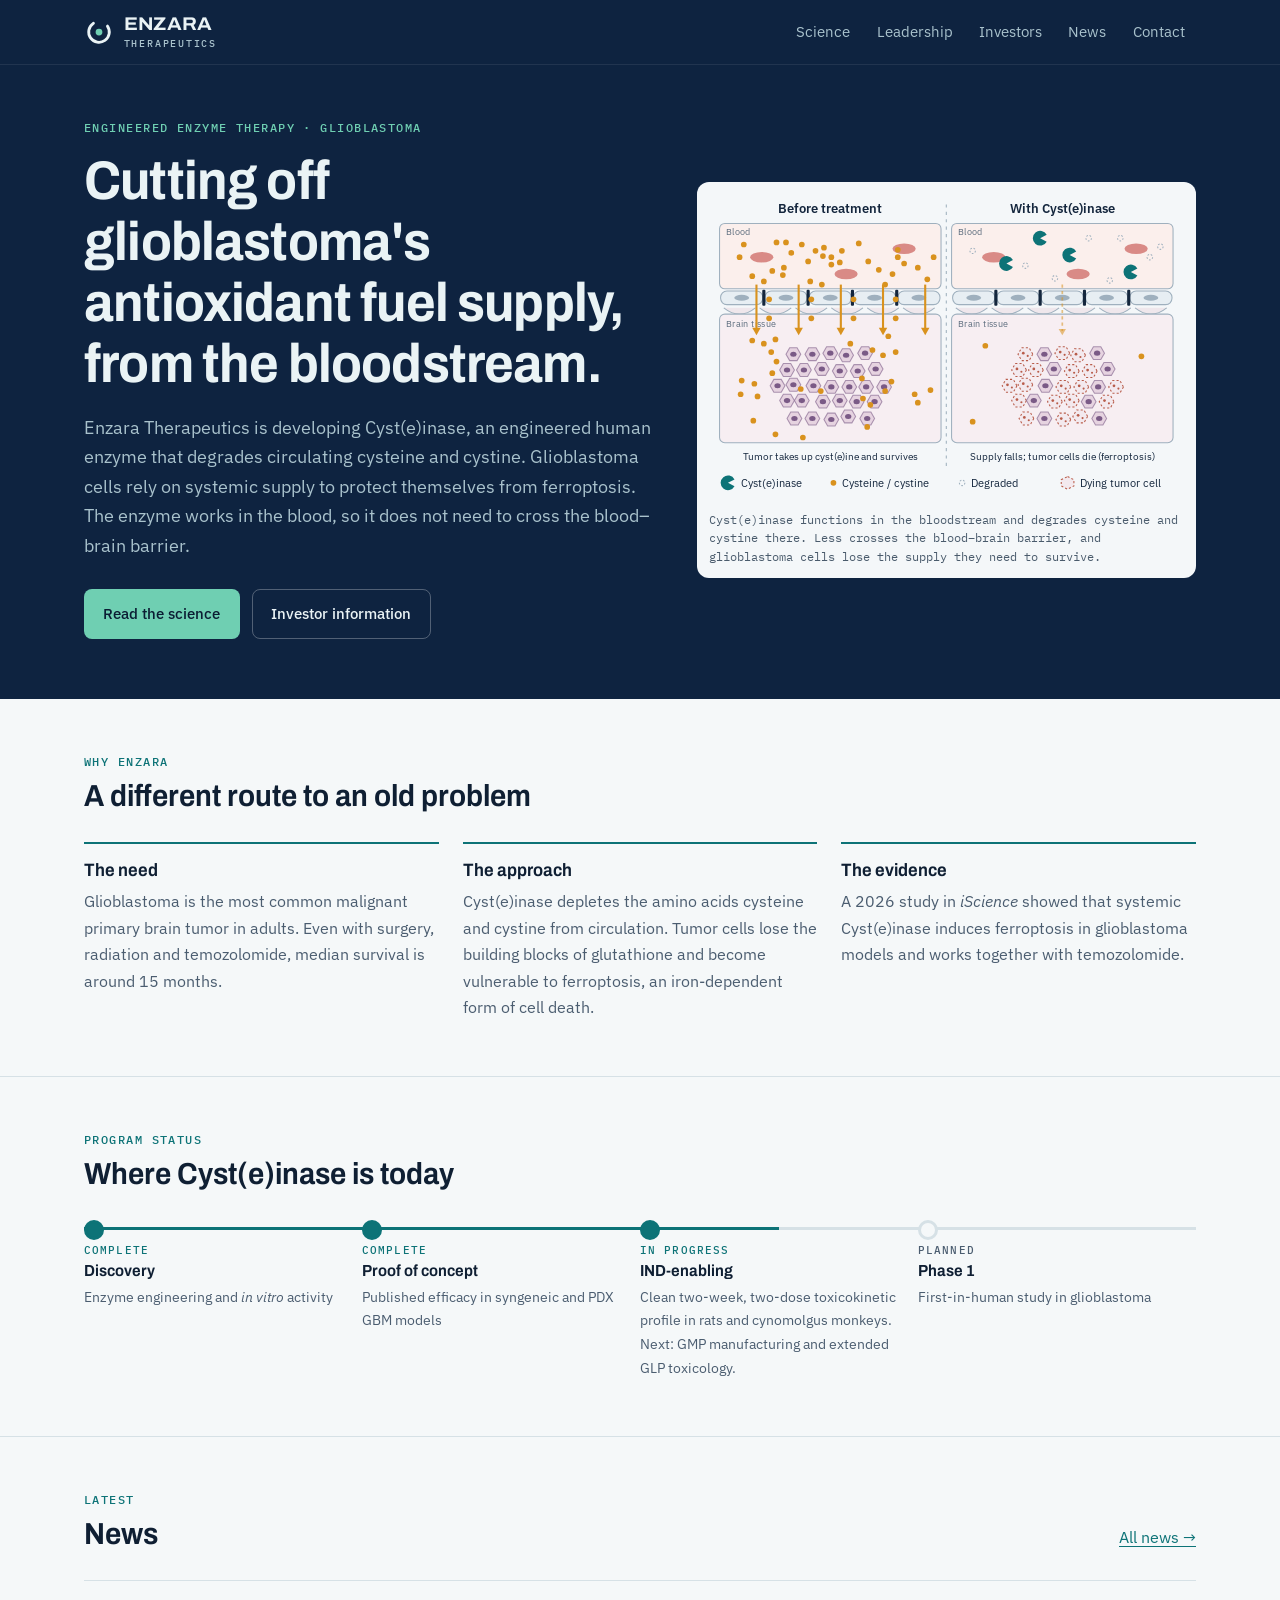
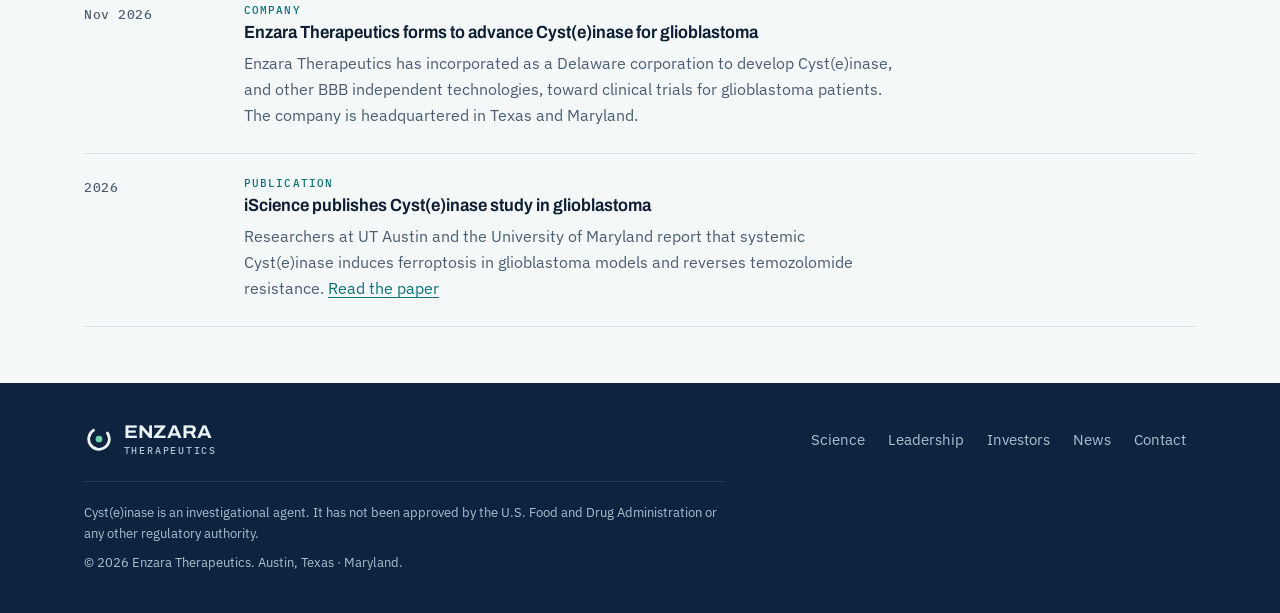
<file: index.html>
<!doctype html>
<html lang="en"><head><meta charset="utf-8"><meta name="viewport" content="width=device-width,initial-scale=1,viewport-fit=cover">
<title>Enzara Therapeutics</title><meta name="description" content="Enzara Therapeutics is developing Cyst(e)inase, an engineered human enzyme therapy for glioblastoma.">
<meta property="og:title" content="Enzara Therapeutics"><meta property="og:description" content="Enzara Therapeutics is developing Cyst(e)inase, an engineered human enzyme therapy for glioblastoma."><meta property="og:type" content="website">
<link rel="icon" href="assets/favicon.svg" type="image/svg+xml"><link rel="preconnect" href="https://fonts.googleapis.com"><link rel="preconnect" href="https://fonts.gstatic.com" crossorigin><link rel="stylesheet" href="https://fonts.googleapis.com/css2?family=Archivo:wdth,wght@62..125,500..800&family=IBM+Plex+Mono:wght@400;500;600&family=IBM+Plex+Sans:ital,wght@0,400;0,500;1,400&display=swap"><link rel="stylesheet" href="assets/styles.css">
</head><body><header class="site-head"><div class="wrap"><a class="brand" href="index.html"><svg class="mark" viewBox="0 0 32 32" aria-hidden="true"><circle cx="16" cy="16" r="11" fill="none" stroke="currentColor" stroke-width="3" stroke-dasharray="52 17" stroke-linecap="round" transform="rotate(-35 16 16)"/><circle cx="16" cy="16" r="3.6" fill="var(--mint)"/></svg><span>ENZARA<small>Therapeutics</small></span></a><nav class="nav" aria-label="Main"><a href="science.html">Science</a><a href="leadership.html">Leadership</a><a href="investors.html">Investors</a><a href="news.html">News</a><a href="contact.html">Contact</a></nav></div></header>
<div class="band"><div class="wrap hero">
  <div>
    <p class="eyebrow">Engineered enzyme therapy · Glioblastoma</p>
    <h1 style="margin-top:1rem">Cutting off glioblastoma's antioxidant fuel supply, from the bloodstream.</h1>
    <p class="lede">Enzara Therapeutics is developing Cyst(e)inase, an engineered human enzyme that degrades circulating cysteine and cystine. Glioblastoma cells rely on systemic supply to protect themselves from ferroptosis. The enzyme works in the blood, so it does not need to cross the blood–brain barrier.</p>
    <div class="cta"><a class="btn btn-mint" href="science.html">Read the science</a><a class="btn btn-ghost" href="investors.html">Investor information</a></div>
  </div>
  <figure class="fig2">
<svg class="diagram2" viewBox="0 0 450 290" role="img" aria-labelledby="dgT dgD">
<title id="dgT">Before and with Cyst(e)inase treatment</title>
<desc id="dgD">Two tissue cross-sections side by side. Before treatment, cysteine and cystine in the blood cross the blood–brain barrier and reach glioblastoma cells, which survive. With Cyst(e)inase, the enzyme functions in the blood and degrades cysteine and cystine there, so little crosses the barrier and most tumor cells die by ferroptosis.</desc>
<style>.diagram2 text{font-family:"IBM Plex Sans","Segoe UI",Arial,sans-serif;fill:#14263D} .diagram2 .ph{font-weight:600;font-size:12px} .diagram2 .lb{font-size:9px;fill:#5A6B7C;letter-spacing:.04em} .diagram2 .cap{font-size:9.5px;fill:#14263D} .diagram2 .lg{font-size:10px}</style><defs><g id="tc"><polygon points="7,0 3.5,6.1 -3.5,6.1 -7,0 -3.5,-6.1 3.5,-6.1" fill="#E6D3E0" stroke="#7A5A86" stroke-opacity=".6"/><ellipse rx="3" ry="2.4" fill="#7A5A86"/></g><g id="td"><polygon points="7,0 3.5,6.1 -3.5,6.1 -7,0 -3.5,-6.1 3.5,-6.1" fill="#F3E9EE" stroke="#B85C4A" stroke-dasharray="2 2"/><circle cx="-2" cy="-1" r="1.3" fill="#B85C4A"/><circle cx="2.2" cy="1.6" r="1" fill="#B85C4A"/></g><circle id="c" r="2.7" fill="#D9921E"/><circle id="g" r="2.6" fill="none" stroke="#9FB0BE" stroke-dasharray="1.6 1.6"/></defs>
<text x="115.0" y="16" text-anchor="middle" class="ph">Before treatment</text><rect x="10" y="26" width="210" height="62" rx="5" fill="#FBEFEC" stroke="#9FB0BE"/><text x="16" y="37" class="lb">Blood</text><ellipse cx="50" cy="58" rx="11" ry="5" fill="#D98A86"/><ellipse cx="130" cy="74" rx="11" ry="5" fill="#D98A86"/><ellipse cx="185" cy="50" rx="11" ry="5" fill="#D98A86"/><rect x="11.0" y="90" width="40.0" height="13" rx="6" fill="#E7EEF3" stroke="#9FB0BE"/><ellipse cx="31.0" cy="96.5" rx="7" ry="2.8" fill="#9FB0BE"/><rect x="53.0" y="90" width="40.0" height="13" rx="6" fill="#E7EEF3" stroke="#9FB0BE"/><ellipse cx="73.0" cy="96.5" rx="7" ry="2.8" fill="#9FB0BE"/><rect x="50.5" y="89" width="3" height="15" rx="1" fill="#14263D"/><rect x="95.0" y="90" width="40.0" height="13" rx="6" fill="#E7EEF3" stroke="#9FB0BE"/><ellipse cx="115.0" cy="96.5" rx="7" ry="2.8" fill="#9FB0BE"/><rect x="92.5" y="89" width="3" height="15" rx="1" fill="#14263D"/><rect x="137.0" y="90" width="40.0" height="13" rx="6" fill="#E7EEF3" stroke="#9FB0BE"/><ellipse cx="157.0" cy="96.5" rx="7" ry="2.8" fill="#9FB0BE"/><rect x="134.5" y="89" width="3" height="15" rx="1" fill="#14263D"/><rect x="179.0" y="90" width="40.0" height="13" rx="6" fill="#E7EEF3" stroke="#9FB0BE"/><ellipse cx="199.0" cy="96.5" rx="7" ry="2.8" fill="#9FB0BE"/><rect x="176.5" y="89" width="3" height="15" rx="1" fill="#14263D"/><path d="M14 106 q 15 12 30 0" fill="#EFE7EC" stroke="#9FB0BE"/><path d="M48 106 q 15 12 30 0" fill="#EFE7EC" stroke="#9FB0BE"/><path d="M82 106 q 15 12 30 0" fill="#EFE7EC" stroke="#9FB0BE"/><path d="M116 106 q 15 12 30 0" fill="#EFE7EC" stroke="#9FB0BE"/><path d="M150 106 q 15 12 30 0" fill="#EFE7EC" stroke="#9FB0BE"/><path d="M184 106 q 15 12 30 0" fill="#EFE7EC" stroke="#9FB0BE"/><rect x="10" y="112" width="210" height="122" rx="5" fill="#F7EEF2" stroke="#9FB0BE"/><text x="16" y="124" class="lb">Brain tissue</text><use href="#tc" x="80" y="150"/><use href="#tc" x="98" y="150"/><use href="#tc" x="115" y="149"/><use href="#tc" x="130" y="151"/><use href="#tc" x="148" y="149"/><use href="#tc" x="74" y="165"/><use href="#tc" x="90" y="165"/><use href="#tc" x="107" y="164"/><use href="#tc" x="124" y="166"/><use href="#tc" x="141" y="166"/><use href="#tc" x="158" y="164"/><use href="#tc" x="65" y="180"/><use href="#tc" x="80" y="179"/><use href="#tc" x="99" y="180"/><use href="#tc" x="116" y="181"/><use href="#tc" x="133" y="181"/><use href="#tc" x="149" y="181"/><use href="#tc" x="166" y="181"/><use href="#tc" x="74" y="194"/><use href="#tc" x="88" y="194"/><use href="#tc" x="108" y="195"/><use href="#tc" x="124" y="194"/><use href="#tc" x="140" y="195"/><use href="#tc" x="157" y="195"/><use href="#tc" x="81" y="211"/><use href="#tc" x="98" y="211"/><use href="#tc" x="116" y="212"/><use href="#tc" x="132" y="209"/><use href="#tc" x="150" y="211"/><text x="115.0" y="250" text-anchor="middle" class="cap">Tumor takes up cyst(e)ine and survives</text>
<use href="#c" x="60" y="71"/><use href="#c" x="151" y="62"/><use href="#c" x="70" y="75"/><use href="#c" x="185" y="64"/><use href="#c" x="126" y="52"/><use href="#c" x="29" y="58"/><use href="#c" x="142" y="45"/><use href="#c" x="73" y="44"/><use href="#c" x="198" y="68"/><use href="#c" x="213" y="58"/><use href="#c" x="52" y="81"/><use href="#c" x="116" y="65"/><use href="#c" x="94" y="62"/><use href="#c" x="64" y="44"/><use href="#c" x="179" y="51"/><use href="#c" x="174" y="74"/><use href="#c" x="207" y="79"/><use href="#c" x="108" y="57"/><use href="#c" x="116" y="58"/><use href="#c" x="33" y="46"/><use href="#c" x="167" y="84"/><use href="#c" x="124" y="63"/><use href="#c" x="71" y="68"/><use href="#c" x="96" y="81"/><use href="#c" x="88" y="46"/><use href="#c" x="41" y="76"/><use href="#c" x="179" y="58"/><use href="#c" x="161" y="70"/><use href="#c" x="107" y="84"/><use href="#c" x="101" y="52"/><use href="#c" x="78" y="54"/><use href="#c" x="109" y="49"/><use href="#c" x="57" y="98"/><use href="#c" x="57" y="116"/><use href="#c" x="97" y="98"/><use href="#c" x="97" y="116"/><use href="#c" x="137" y="98"/><use href="#c" x="137" y="116"/><use href="#c" x="177" y="98"/><use href="#c" x="177" y="116"/><use href="#c" x="170" y="133"/><use href="#c" x="145" y="173"/><use href="#c" x="87" y="183"/><use href="#c" x="195" y="188"/><use href="#c" x="52" y="140"/><use href="#c" x="31" y="175"/><use href="#c" x="198" y="196"/><use href="#c" x="59" y="148"/><use href="#c" x="167" y="185"/><use href="#c" x="177" y="148"/><use href="#c" x="46" y="190"/><use href="#c" x="89" y="229"/><use href="#c" x="41" y="137"/><use href="#c" x="43" y="178"/><use href="#c" x="173" y="176"/><use href="#c" x="165" y="151"/><use href="#c" x="153" y="198"/><use href="#c" x="60" y="168"/><use href="#c" x="63" y="226"/><use href="#c" x="134" y="140"/><use href="#c" x="106" y="185"/><use href="#c" x="30" y="188"/><use href="#c" x="63" y="136"/><use href="#c" x="146" y="192"/><use href="#c" x="150" y="219"/><use href="#c" x="64" y="157"/><use href="#c" x="155" y="146"/><use href="#c" x="210" y="184"/><use href="#c" x="42" y="213"/><path d="M45 84 V 128" stroke="#D9921E" stroke-width="2" fill="none"/><path d="M41 125 l4 7 4 -7z" fill="#D9921E"/><path d="M85 84 V 128" stroke="#D9921E" stroke-width="2" fill="none"/><path d="M81 125 l4 7 4 -7z" fill="#D9921E"/><path d="M125 84 V 128" stroke="#D9921E" stroke-width="2" fill="none"/><path d="M121 125 l4 7 4 -7z" fill="#D9921E"/><path d="M165 84 V 128" stroke="#D9921E" stroke-width="2" fill="none"/><path d="M161 125 l4 7 4 -7z" fill="#D9921E"/><path d="M205 84 V 128" stroke="#D9921E" stroke-width="2" fill="none"/><path d="M201 125 l4 7 4 -7z" fill="#D9921E"/><line x1="225" y1="8" x2="225" y2="256" stroke="#9FB0BE" stroke-dasharray="3 4"/>
<text x="335.0" y="16" text-anchor="middle" class="ph">With Cyst(e)inase</text><rect x="230" y="26" width="210" height="62" rx="5" fill="#FBEFEC" stroke="#9FB0BE"/><text x="236" y="37" class="lb">Blood</text><ellipse cx="270" cy="58" rx="11" ry="5" fill="#D98A86"/><ellipse cx="350" cy="74" rx="11" ry="5" fill="#D98A86"/><ellipse cx="405" cy="50" rx="11" ry="5" fill="#D98A86"/><path d="M282.0 64.0 L288.2 60.7 A7 7 0 1 0 288.2 67.3 Z" fill="#0D7377"/><path d="M342.0 56.0 L348.2 52.7 A7 7 0 1 0 348.2 59.3 Z" fill="#0D7377"/><path d="M400.0 72.0 L406.2 68.7 A7 7 0 1 0 406.2 75.3 Z" fill="#0D7377"/><path d="M314.0 40.0 L320.2 36.7 A7 7 0 1 0 320.2 43.3 Z" fill="#0D7377"/><use href="#g" x="250" y="52"/><use href="#g" x="300" y="66"/><use href="#g" x="328" y="78"/><use href="#g" x="380" y="80"/><use href="#g" x="390" y="40"/><use href="#g" x="428" y="48"/><use href="#g" x="360" y="40"/><use href="#g" x="418" y="58"/><rect x="231.0" y="90" width="40.0" height="13" rx="6" fill="#E7EEF3" stroke="#9FB0BE"/><ellipse cx="251.0" cy="96.5" rx="7" ry="2.8" fill="#9FB0BE"/><rect x="273.0" y="90" width="40.0" height="13" rx="6" fill="#E7EEF3" stroke="#9FB0BE"/><ellipse cx="293.0" cy="96.5" rx="7" ry="2.8" fill="#9FB0BE"/><rect x="270.5" y="89" width="3" height="15" rx="1" fill="#14263D"/><rect x="315.0" y="90" width="40.0" height="13" rx="6" fill="#E7EEF3" stroke="#9FB0BE"/><ellipse cx="335.0" cy="96.5" rx="7" ry="2.8" fill="#9FB0BE"/><rect x="312.5" y="89" width="3" height="15" rx="1" fill="#14263D"/><rect x="357.0" y="90" width="40.0" height="13" rx="6" fill="#E7EEF3" stroke="#9FB0BE"/><ellipse cx="377.0" cy="96.5" rx="7" ry="2.8" fill="#9FB0BE"/><rect x="354.5" y="89" width="3" height="15" rx="1" fill="#14263D"/><rect x="399.0" y="90" width="40.0" height="13" rx="6" fill="#E7EEF3" stroke="#9FB0BE"/><ellipse cx="419.0" cy="96.5" rx="7" ry="2.8" fill="#9FB0BE"/><rect x="396.5" y="89" width="3" height="15" rx="1" fill="#14263D"/><path d="M234 106 q 15 12 30 0" fill="#EFE7EC" stroke="#9FB0BE"/><path d="M268 106 q 15 12 30 0" fill="#EFE7EC" stroke="#9FB0BE"/><path d="M302 106 q 15 12 30 0" fill="#EFE7EC" stroke="#9FB0BE"/><path d="M336 106 q 15 12 30 0" fill="#EFE7EC" stroke="#9FB0BE"/><path d="M370 106 q 15 12 30 0" fill="#EFE7EC" stroke="#9FB0BE"/><path d="M404 106 q 15 12 30 0" fill="#EFE7EC" stroke="#9FB0BE"/><rect x="230" y="112" width="210" height="122" rx="5" fill="#F7EEF2" stroke="#9FB0BE"/><text x="236" y="124" class="lb">Brain tissue</text><path d="M335 84 V 128" stroke="#D9921E" stroke-width="1.6" fill="none" stroke-dasharray="3 3" opacity=".55"/><path d="M331.5 126 l3.5 6 3.5 -6z" fill="#D9921E" opacity=".55"/><use href="#td" x="300" y="150"/><use href="#tc" x="318" y="150"/><use href="#td" x="335" y="149"/><use href="#td" x="350" y="151"/><use href="#tc" x="368" y="149"/><use href="#td" x="294" y="165"/><use href="#td" x="310" y="165"/><use href="#tc" x="327" y="164"/><use href="#td" x="344" y="166"/><use href="#td" x="361" y="166"/><use href="#tc" x="378" y="164"/><use href="#td" x="285" y="180"/><use href="#td" x="300" y="179"/><use href="#tc" x="319" y="180"/><use href="#td" x="336" y="181"/><use href="#td" x="353" y="181"/><use href="#tc" x="369" y="181"/><use href="#td" x="386" y="181"/><use href="#td" x="294" y="194"/><use href="#tc" x="308" y="194"/><use href="#td" x="328" y="195"/><use href="#td" x="344" y="194"/><use href="#tc" x="360" y="195"/><use href="#td" x="377" y="195"/><use href="#td" x="301" y="211"/><use href="#tc" x="318" y="211"/><use href="#td" x="336" y="212"/><use href="#td" x="352" y="209"/><use href="#tc" x="370" y="211"/><use href="#c" x="262" y="142"/><use href="#c" x="410" y="152"/><use href="#c" x="250" y="214"/><text x="335.0" y="250" text-anchor="middle" class="cap">Supply falls; tumor cells die (ferroptosis)</text>
<path d="M18.0 272.0 L24.2 268.7 A7 7 0 1 0 24.2 275.3 Z" fill="#0D7377"/><text x="30" y="275.5" class="lg">Cyst(e)inase</text><use href="#c" x="118" y="272"/><text x="126" y="275.5" class="lg">Cysteine / cystine</text><use href="#g" x="240" y="272"/><text x="248" y="275.5" class="lg">Degraded</text><polygon points="340,266 346,269 346,275 340,278 334,275 334,269" fill="#F3E9EE" stroke="#B85C4A" stroke-dasharray="2 2"/><text x="352" y="275.5" class="lg">Dying tumor cell</text>
</svg>
<figcaption class="figcap">Cyst(e)inase functions in the bloodstream and degrades cysteine and cystine there. Less crosses the blood–brain barrier, and glioblastoma cells lose the supply they need to survive.</figcaption>
</figure>
</div></div>
<main>
<section><div class="wrap">
  <div class="sec-head"><p class="eyebrow">Why Enzara</p><h2>A different route to an old problem</h2></div>
  <div class="grid3">
    <div class="point"><h3>The need</h3><p>Glioblastoma is the most common malignant primary brain tumor in adults. Even with surgery, radiation and temozolomide, median survival is around 15 months.</p></div>
    <div class="point"><h3>The approach</h3><p>Cyst(e)inase depletes the amino acids cysteine and cystine from circulation. Tumor cells lose the building blocks of glutathione and become vulnerable to ferroptosis, an iron-dependent form of cell death.</p></div>
    <div class="point"><h3>The evidence</h3><p>A 2026 study in <i>iScience</i> showed that systemic Cyst(e)inase induces ferroptosis in glioblastoma models and works together with temozolomide.</p></div>
  </div>
</div></section>
<section><div class="wrap">
  <div class="sec-head"><p class="eyebrow">Program status</p><h2>Where Cyst(e)inase is today</h2></div>
  <ol class="track">
    <li class="done"><span class="st">Complete</span><h3>Discovery</h3><p>Enzyme engineering and <i>in vitro</i> activity</p></li>
    <li class="done"><span class="st">Complete</span><h3>Proof of concept</h3><p>Published efficacy in syngeneic and PDX GBM models</p></li>
    <li class="half"><span class="st">In progress</span><h3>IND-enabling</h3><p>Clean two-week, two-dose toxicokinetic profile in rats and cynomolgus monkeys. Next: GMP manufacturing and extended GLP toxicology.</p></li>
    <li><span class="st">Planned</span><h3>Phase 1</h3><p>First-in-human study in glioblastoma</p></li>
  </ol>
</div></section>
<section><div class="wrap">
  <div class="sec-head" style="display:flex;flex-wrap:wrap;justify-content:space-between;align-items:end;gap:1rem;max-width:none"><div style="display:grid;gap:.6rem"><p class="eyebrow">Latest</p><h2>News</h2></div><a href="news.html">All news →</a></div>
  <ul class="feed"><li><time datetime="2026-11">Nov 2026</time><div><span class="tag">Company</span><h3>Enzara Therapeutics forms to advance Cyst(e)inase for glioblastoma</h3><p>Enzara Therapeutics has incorporated as a Delaware corporation to develop Cyst(e)inase, and other BBB independent technologies, toward clinical trials for glioblastoma patients. The company is headquartered in Texas and Maryland.</p></div></li><li><time datetime="2026">2026</time><div><span class="tag">Publication</span><h3>iScience publishes Cyst(e)inase study in glioblastoma</h3><p>Researchers at UT Austin and the University of Maryland report that systemic Cyst(e)inase induces ferroptosis in glioblastoma models and reverses temozolomide resistance. <a href="https://doi.org/10.1016/j.isci.2025.114350" target="_blank" rel="noopener">Read the paper</a></p></div></li></ul>
</div></section>
</main><footer class="site-foot"><div class="wrap"><div class="foot-top"><a class="brand" href="index.html" style="color:var(--band-ink)"><svg class="mark" viewBox="0 0 32 32" aria-hidden="true"><circle cx="16" cy="16" r="11" fill="none" stroke="currentColor" stroke-width="3" stroke-dasharray="52 17" stroke-linecap="round" transform="rotate(-35 16 16)"/><circle cx="16" cy="16" r="3.6" fill="var(--mint)"/></svg><span>ENZARA<small>Therapeutics</small></span></a><nav class="nav" aria-label="Footer"><a href="science.html">Science</a><a href="leadership.html">Leadership</a><a href="investors.html">Investors</a><a href="news.html">News</a><a href="contact.html">Contact</a></nav></div>
<div class="legal"><p>Cyst(e)inase is an investigational agent. It has not been approved by the U.S. Food and Drug Administration or any other regulatory authority.</p><p>© 2026 Enzara Therapeutics. Austin, Texas · Maryland.</p></div></div></footer></body></html>
</file>
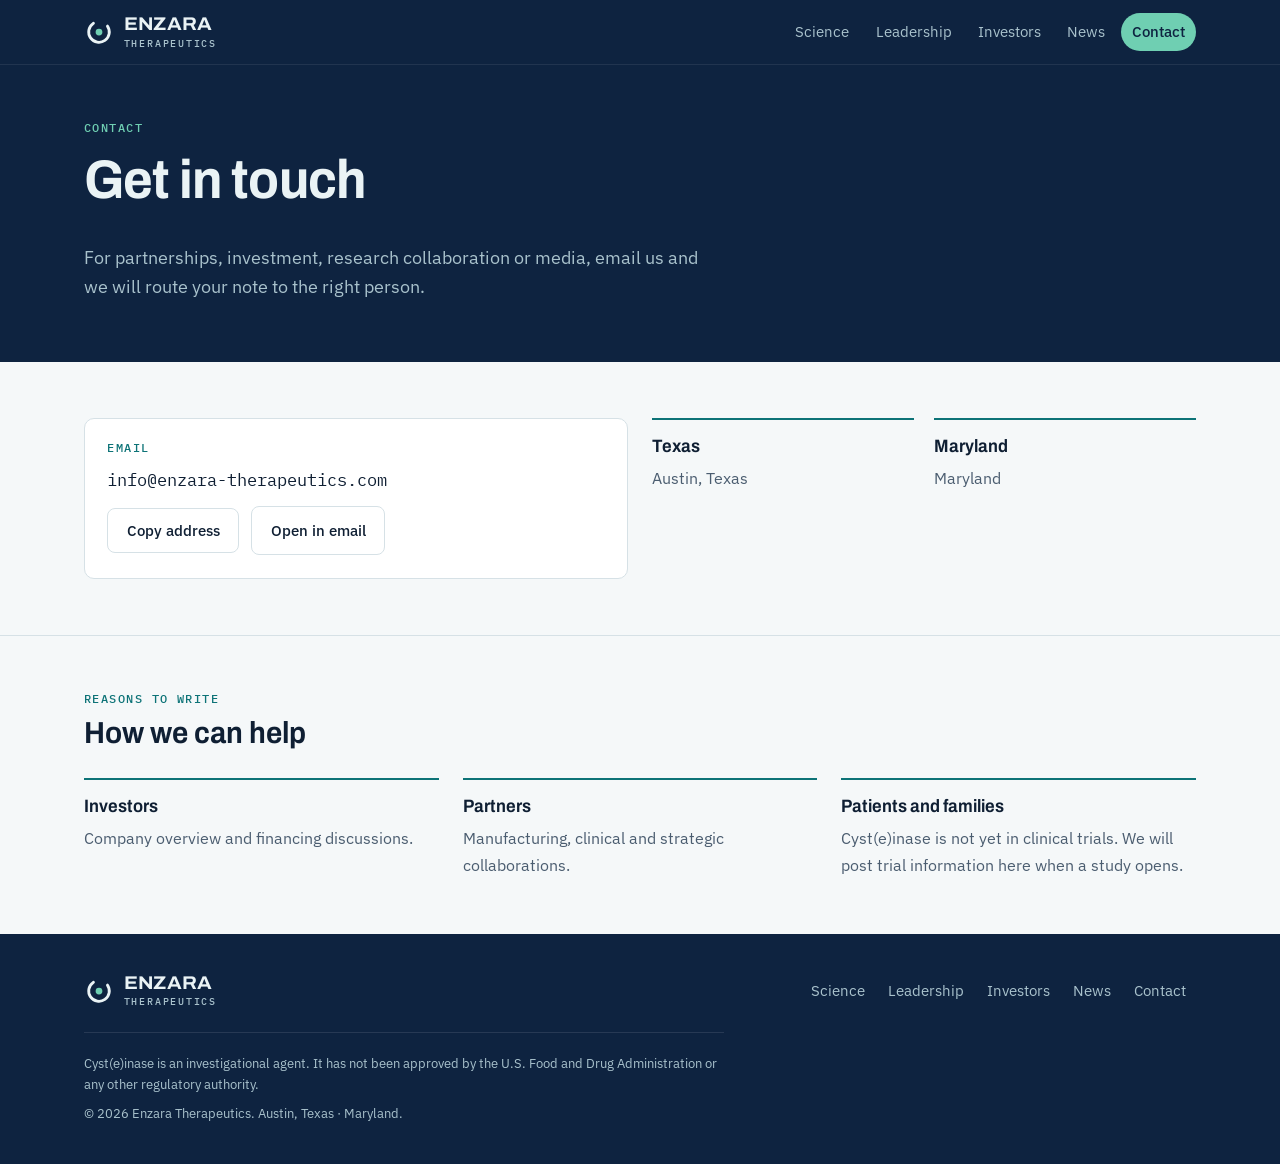
<file: contact.html>
<!doctype html>
<html lang="en"><head><meta charset="utf-8"><meta name="viewport" content="width=device-width,initial-scale=1,viewport-fit=cover">
<title>Contact · Enzara Therapeutics</title><meta name="description" content="Enzara Therapeutics is developing Cyst(e)inase, an engineered human enzyme therapy for glioblastoma.">
<meta property="og:title" content="Contact · Enzara Therapeutics"><meta property="og:description" content="Enzara Therapeutics is developing Cyst(e)inase, an engineered human enzyme therapy for glioblastoma."><meta property="og:type" content="website">
<link rel="icon" href="assets/favicon.svg" type="image/svg+xml"><link rel="preconnect" href="https://fonts.googleapis.com"><link rel="preconnect" href="https://fonts.gstatic.com" crossorigin><link rel="stylesheet" href="https://fonts.googleapis.com/css2?family=Archivo:wdth,wght@62..125,500..800&family=IBM+Plex+Mono:wght@400;500;600&family=IBM+Plex+Sans:ital,wght@0,400;0,500;1,400&display=swap"><link rel="stylesheet" href="assets/styles.css">
</head><body><header class="site-head"><div class="wrap"><a class="brand" href="index.html"><svg class="mark" viewBox="0 0 32 32" aria-hidden="true"><circle cx="16" cy="16" r="11" fill="none" stroke="currentColor" stroke-width="3" stroke-dasharray="52 17" stroke-linecap="round" transform="rotate(-35 16 16)"/><circle cx="16" cy="16" r="3.6" fill="var(--mint)"/></svg><span>ENZARA<small>Therapeutics</small></span></a><nav class="nav" aria-label="Main"><a href="science.html">Science</a><a href="leadership.html">Leadership</a><a href="investors.html">Investors</a><a href="news.html">News</a><a href="contact.html" aria-current="page">Contact</a></nav></div></header><div class="band"><div class="wrap page-head"><p class="eyebrow">Contact</p><h1>Get in touch</h1><p class="lede">For partnerships, investment, research collaboration or media, email us and we will route your note to the right person.</p></div></div>
<main>
<section><div class="wrap grid2" style="align-items:start">
  <div class="card">
    <p class="eyebrow">Email</p>
    <p class="addr" id="addr">info@enzara-therapeutics.com</p>
    <div class="copy-row"><button class="btn btn-line" type="button" id="copyBtn">Copy address</button><a class="btn btn-line" href="mailto:info@enzara-therapeutics.com">Open in email</a><span class="copied" id="copied" hidden>Copied</span></div>
  </div>
  <div class="grid2" style="gap:1.25rem">
    <div class="point"><h3>Texas</h3><p>Austin, Texas</p></div>
    <div class="point"><h3>Maryland</h3><p>Maryland</p></div>
  </div>
</div></section>
<section><div class="wrap">
  <div class="sec-head"><p class="eyebrow">Reasons to write</p><h2>How we can help</h2></div>
  <div class="grid3">
    <div class="point"><h3>Investors</h3><p>Company overview and financing discussions.</p></div>
    <div class="point"><h3>Partners</h3><p>Manufacturing, clinical and strategic collaborations.</p></div>
    <div class="point"><h3>Patients and families</h3><p>Cyst(e)inase is not yet in clinical trials. We will post trial information here when a study opens.</p></div>
  </div>
</div></section>
</main>
<script>
(function(){var b=document.getElementById('copyBtn');if(!b)return;b.addEventListener('click',function(){
 var t=document.getElementById('addr').textContent,ok=document.getElementById('copied');
 function show(){ok.hidden=false;setTimeout(function(){ok.hidden=true},1800)}
 function sel(){var r=document.createRange();r.selectNodeContents(document.getElementById('addr'));var s=getSelection();s.removeAllRanges();s.addRange(r)}
 try{navigator.clipboard.writeText(t).then(show,sel)}catch(e){sel()}
})})();
</script><footer class="site-foot"><div class="wrap"><div class="foot-top"><a class="brand" href="index.html" style="color:var(--band-ink)"><svg class="mark" viewBox="0 0 32 32" aria-hidden="true"><circle cx="16" cy="16" r="11" fill="none" stroke="currentColor" stroke-width="3" stroke-dasharray="52 17" stroke-linecap="round" transform="rotate(-35 16 16)"/><circle cx="16" cy="16" r="3.6" fill="var(--mint)"/></svg><span>ENZARA<small>Therapeutics</small></span></a><nav class="nav" aria-label="Footer"><a href="science.html">Science</a><a href="leadership.html">Leadership</a><a href="investors.html">Investors</a><a href="news.html">News</a><a href="contact.html">Contact</a></nav></div>
<div class="legal"><p>Cyst(e)inase is an investigational agent. It has not been approved by the U.S. Food and Drug Administration or any other regulatory authority.</p><p>© 2026 Enzara Therapeutics. Austin, Texas · Maryland.</p></div></div></footer></body></html>
</file>
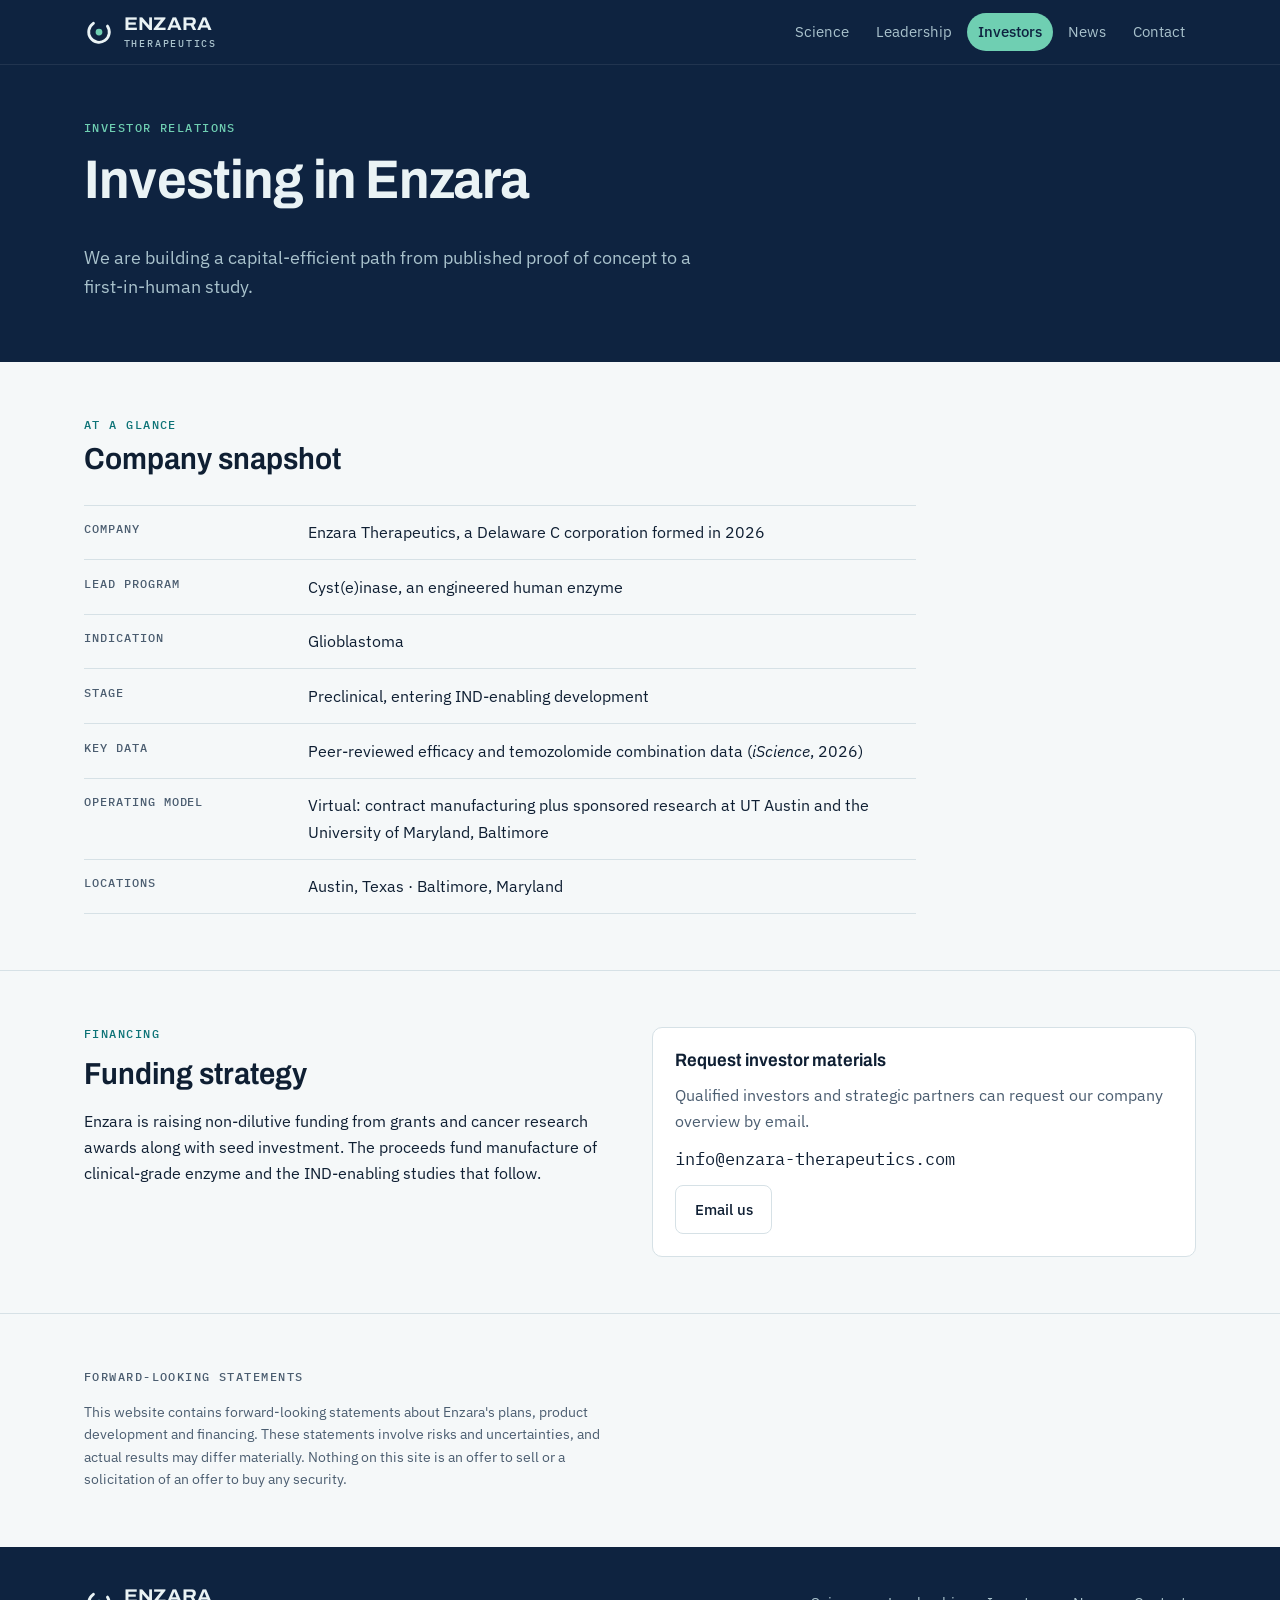
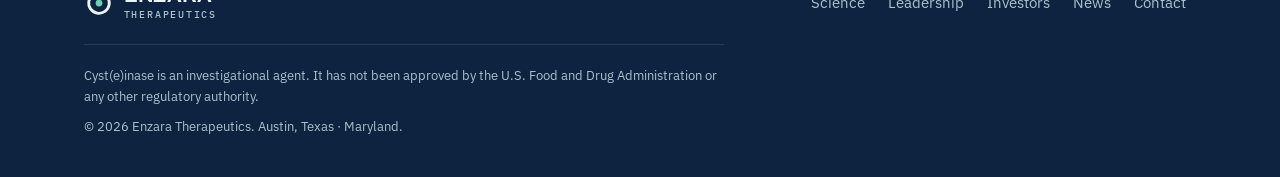
<file: investors.html>
<!doctype html>
<html lang="en"><head><meta charset="utf-8"><meta name="viewport" content="width=device-width,initial-scale=1,viewport-fit=cover">
<title>Investors · Enzara Therapeutics</title><meta name="description" content="Enzara Therapeutics is developing Cyst(e)inase, an engineered human enzyme therapy for glioblastoma.">
<meta property="og:title" content="Investors · Enzara Therapeutics"><meta property="og:description" content="Enzara Therapeutics is developing Cyst(e)inase, an engineered human enzyme therapy for glioblastoma."><meta property="og:type" content="website">
<link rel="icon" href="assets/favicon.svg" type="image/svg+xml"><link rel="preconnect" href="https://fonts.googleapis.com"><link rel="preconnect" href="https://fonts.gstatic.com" crossorigin><link rel="stylesheet" href="https://fonts.googleapis.com/css2?family=Archivo:wdth,wght@62..125,500..800&family=IBM+Plex+Mono:wght@400;500;600&family=IBM+Plex+Sans:ital,wght@0,400;0,500;1,400&display=swap"><link rel="stylesheet" href="assets/styles.css">
</head><body><header class="site-head"><div class="wrap"><a class="brand" href="index.html"><svg class="mark" viewBox="0 0 32 32" aria-hidden="true"><circle cx="16" cy="16" r="11" fill="none" stroke="currentColor" stroke-width="3" stroke-dasharray="52 17" stroke-linecap="round" transform="rotate(-35 16 16)"/><circle cx="16" cy="16" r="3.6" fill="var(--mint)"/></svg><span>ENZARA<small>Therapeutics</small></span></a><nav class="nav" aria-label="Main"><a href="science.html">Science</a><a href="leadership.html">Leadership</a><a href="investors.html" aria-current="page">Investors</a><a href="news.html">News</a><a href="contact.html">Contact</a></nav></div></header><div class="band"><div class="wrap page-head"><p class="eyebrow">Investor relations</p><h1>Investing in Enzara</h1><p class="lede">We are building a capital-efficient path from published proof of concept to a first-in-human study.</p></div></div>
<main>
<section><div class="wrap">
  <div class="sec-head"><p class="eyebrow">At a glance</p><h2>Company snapshot</h2></div>
  <dl class="facts" style="max-width:52rem">
    <dt>Company</dt><dd>Enzara Therapeutics, a Delaware C corporation formed in 2026</dd>
    <dt>Lead program</dt><dd>Cyst(e)inase, an engineered human enzyme</dd>
    <dt>Indication</dt><dd>Glioblastoma</dd>
    <dt>Stage</dt><dd>Preclinical, entering IND-enabling development</dd>
    <dt>Key data</dt><dd>Peer-reviewed efficacy and temozolomide combination data (<i>iScience</i>, 2026)</dd>
    <dt>Operating model</dt><dd>Virtual: contract manufacturing plus sponsored research at UT Austin and the University of Maryland, Baltimore</dd>
    <dt>Locations</dt><dd>Austin, Texas · Baltimore, Maryland</dd>
  </dl>
</div></section>
<section><div class="wrap grid2" style="align-items:start">
  <div class="prose">
    <p class="eyebrow">Financing</p>
    <h2>Funding strategy</h2>
    <p>Enzara is raising non-dilutive funding from grants and cancer research awards along with seed investment. The proceeds fund manufacture of clinical-grade enzyme and the IND-enabling studies that follow.</p>
  </div>
  <div class="card">
    <h3>Request investor materials</h3>
    <p class="muted">Qualified investors and strategic partners can request our company overview by email.</p>
    <p class="addr">info@enzara-therapeutics.com</p>
    <div><a class="btn btn-line" href="mailto:info@enzara-therapeutics.com?subject=Investor%20inquiry">Email us</a></div>
  </div>
</div></section>
<section><div class="wrap">
  <div class="prose" style="font-size:.85rem">
    <p class="eyebrow" style="color:var(--muted)">Forward-looking statements</p>
    <p class="muted">This website contains forward-looking statements about Enzara's plans, product development and financing. These statements involve risks and uncertainties, and actual results may differ materially. Nothing on this site is an offer to sell or a solicitation of an offer to buy any security.</p>
  </div>
</div></section>
</main><footer class="site-foot"><div class="wrap"><div class="foot-top"><a class="brand" href="index.html" style="color:var(--band-ink)"><svg class="mark" viewBox="0 0 32 32" aria-hidden="true"><circle cx="16" cy="16" r="11" fill="none" stroke="currentColor" stroke-width="3" stroke-dasharray="52 17" stroke-linecap="round" transform="rotate(-35 16 16)"/><circle cx="16" cy="16" r="3.6" fill="var(--mint)"/></svg><span>ENZARA<small>Therapeutics</small></span></a><nav class="nav" aria-label="Footer"><a href="science.html">Science</a><a href="leadership.html">Leadership</a><a href="investors.html">Investors</a><a href="news.html">News</a><a href="contact.html">Contact</a></nav></div>
<div class="legal"><p>Cyst(e)inase is an investigational agent. It has not been approved by the U.S. Food and Drug Administration or any other regulatory authority.</p><p>© 2026 Enzara Therapeutics. Austin, Texas · Maryland.</p></div></div></footer></body></html>
</file>
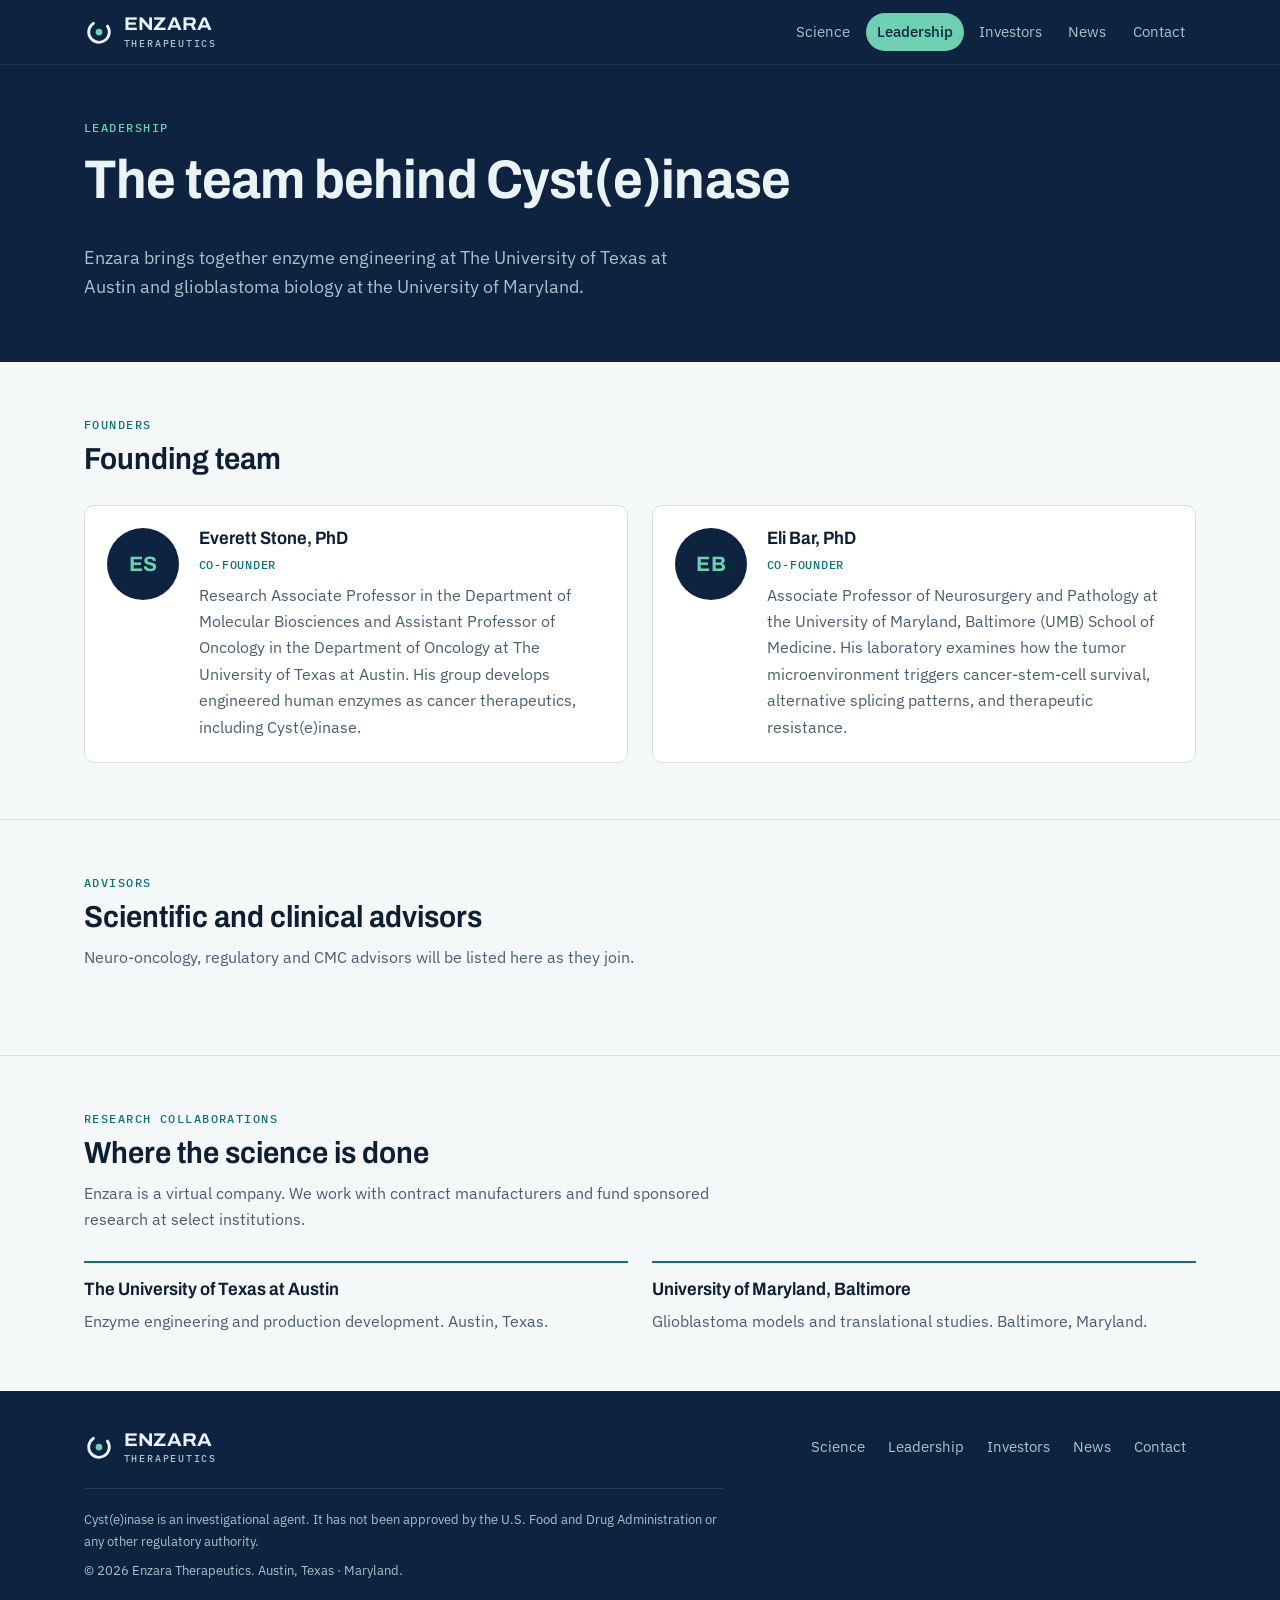
<file: leadership.html>
<!doctype html>
<html lang="en"><head><meta charset="utf-8"><meta name="viewport" content="width=device-width,initial-scale=1,viewport-fit=cover">
<title>Leadership · Enzara Therapeutics</title><meta name="description" content="Enzara Therapeutics is developing Cyst(e)inase, an engineered human enzyme therapy for glioblastoma.">
<meta property="og:title" content="Leadership · Enzara Therapeutics"><meta property="og:description" content="Enzara Therapeutics is developing Cyst(e)inase, an engineered human enzyme therapy for glioblastoma."><meta property="og:type" content="website">
<link rel="icon" href="assets/favicon.svg" type="image/svg+xml"><link rel="preconnect" href="https://fonts.googleapis.com"><link rel="preconnect" href="https://fonts.gstatic.com" crossorigin><link rel="stylesheet" href="https://fonts.googleapis.com/css2?family=Archivo:wdth,wght@62..125,500..800&family=IBM+Plex+Mono:wght@400;500;600&family=IBM+Plex+Sans:ital,wght@0,400;0,500;1,400&display=swap"><link rel="stylesheet" href="assets/styles.css">
</head><body><header class="site-head"><div class="wrap"><a class="brand" href="index.html"><svg class="mark" viewBox="0 0 32 32" aria-hidden="true"><circle cx="16" cy="16" r="11" fill="none" stroke="currentColor" stroke-width="3" stroke-dasharray="52 17" stroke-linecap="round" transform="rotate(-35 16 16)"/><circle cx="16" cy="16" r="3.6" fill="var(--mint)"/></svg><span>ENZARA<small>Therapeutics</small></span></a><nav class="nav" aria-label="Main"><a href="science.html">Science</a><a href="leadership.html" aria-current="page">Leadership</a><a href="investors.html">Investors</a><a href="news.html">News</a><a href="contact.html">Contact</a></nav></div></header><div class="band"><div class="wrap page-head"><p class="eyebrow">Leadership</p><h1>The team behind Cyst(e)inase</h1><p class="lede">Enzara brings together enzyme engineering at The University of Texas at Austin and glioblastoma biology at the University of Maryland.</p></div></div>
<main>
<section><div class="wrap">
  <div class="sec-head"><p class="eyebrow">Founders</p><h2>Founding team</h2></div>
  <div class="grid2">
    <article class="card person">
      <div class="avatar" aria-hidden="true">ES</div>
      <div style="display:grid;gap:.5rem;min-width:0">
        <h3>Everett Stone, PhD</h3>
        <p class="role">Co-founder</p>
        <p class="muted">Research Associate Professor in the Department of Molecular Biosciences and Assistant Professor of Oncology in the Department of Oncology at The University of Texas at Austin. His group develops engineered human enzymes as cancer therapeutics, including Cyst(e)inase.</p>
      </div>
    </article>
    <article class="card person">
      <div class="avatar" aria-hidden="true">EB</div>
      <div style="display:grid;gap:.5rem;min-width:0">
        <h3>Eli Bar, PhD</h3>
        <p class="role">Co-founder</p>
        <p class="muted">Associate Professor of Neurosurgery and Pathology at the University of Maryland, Baltimore (UMB) School of Medicine. His laboratory examines how the tumor microenvironment triggers cancer-stem-cell survival, alternative splicing patterns, and therapeutic resistance.</p>
      </div>
    </article>
  </div>
</div></section>
<section><div class="wrap">
  <div class="sec-head"><p class="eyebrow">Advisors</p><h2>Scientific and clinical advisors</h2><p class="muted">Neuro-oncology, regulatory and CMC advisors will be listed here as they join.</p></div>
</div></section>
<section><div class="wrap">
  <div class="sec-head"><p class="eyebrow">Research collaborations</p><h2>Where the science is done</h2><p class="muted">Enzara is a virtual company. We work with contract manufacturers and fund sponsored research at select institutions.</p></div>
  <div class="grid2">
    <div class="point"><h3>The University of Texas at Austin</h3><p>Enzyme engineering and production development. Austin, Texas.</p></div>
    <div class="point"><h3>University of Maryland, Baltimore</h3><p>Glioblastoma models and translational studies. Baltimore, Maryland.</p></div>
  </div>
</div></section>
</main><footer class="site-foot"><div class="wrap"><div class="foot-top"><a class="brand" href="index.html" style="color:var(--band-ink)"><svg class="mark" viewBox="0 0 32 32" aria-hidden="true"><circle cx="16" cy="16" r="11" fill="none" stroke="currentColor" stroke-width="3" stroke-dasharray="52 17" stroke-linecap="round" transform="rotate(-35 16 16)"/><circle cx="16" cy="16" r="3.6" fill="var(--mint)"/></svg><span>ENZARA<small>Therapeutics</small></span></a><nav class="nav" aria-label="Footer"><a href="science.html">Science</a><a href="leadership.html">Leadership</a><a href="investors.html">Investors</a><a href="news.html">News</a><a href="contact.html">Contact</a></nav></div>
<div class="legal"><p>Cyst(e)inase is an investigational agent. It has not been approved by the U.S. Food and Drug Administration or any other regulatory authority.</p><p>© 2026 Enzara Therapeutics. Austin, Texas · Maryland.</p></div></div></footer></body></html>
</file>
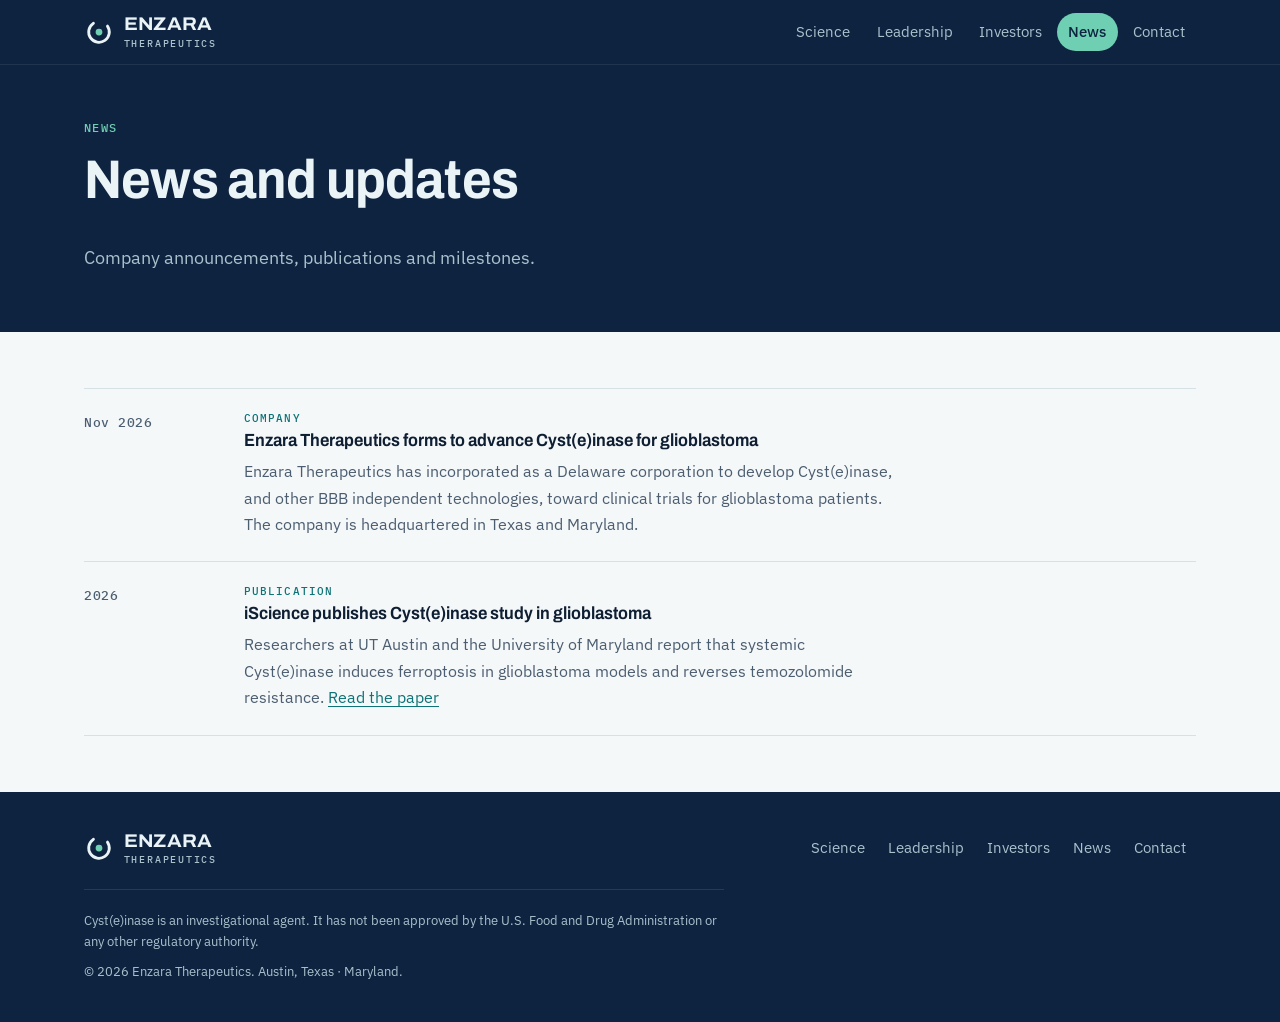
<file: news.html>
<!doctype html>
<html lang="en"><head><meta charset="utf-8"><meta name="viewport" content="width=device-width,initial-scale=1,viewport-fit=cover">
<title>News · Enzara Therapeutics</title><meta name="description" content="Enzara Therapeutics is developing Cyst(e)inase, an engineered human enzyme therapy for glioblastoma.">
<meta property="og:title" content="News · Enzara Therapeutics"><meta property="og:description" content="Enzara Therapeutics is developing Cyst(e)inase, an engineered human enzyme therapy for glioblastoma."><meta property="og:type" content="website">
<link rel="icon" href="assets/favicon.svg" type="image/svg+xml"><link rel="preconnect" href="https://fonts.googleapis.com"><link rel="preconnect" href="https://fonts.gstatic.com" crossorigin><link rel="stylesheet" href="https://fonts.googleapis.com/css2?family=Archivo:wdth,wght@62..125,500..800&family=IBM+Plex+Mono:wght@400;500;600&family=IBM+Plex+Sans:ital,wght@0,400;0,500;1,400&display=swap"><link rel="stylesheet" href="assets/styles.css">
</head><body><header class="site-head"><div class="wrap"><a class="brand" href="index.html"><svg class="mark" viewBox="0 0 32 32" aria-hidden="true"><circle cx="16" cy="16" r="11" fill="none" stroke="currentColor" stroke-width="3" stroke-dasharray="52 17" stroke-linecap="round" transform="rotate(-35 16 16)"/><circle cx="16" cy="16" r="3.6" fill="var(--mint)"/></svg><span>ENZARA<small>Therapeutics</small></span></a><nav class="nav" aria-label="Main"><a href="science.html">Science</a><a href="leadership.html">Leadership</a><a href="investors.html">Investors</a><a href="news.html" aria-current="page">News</a><a href="contact.html">Contact</a></nav></div></header><div class="band"><div class="wrap page-head"><p class="eyebrow">News</p><h1>News and updates</h1><p class="lede">Company announcements, publications and milestones.</p></div></div>
<main><section><div class="wrap"><ul class="feed"><li><time datetime="2026-11">Nov 2026</time><div><span class="tag">Company</span><h3>Enzara Therapeutics forms to advance Cyst(e)inase for glioblastoma</h3><p>Enzara Therapeutics has incorporated as a Delaware corporation to develop Cyst(e)inase, and other BBB independent technologies, toward clinical trials for glioblastoma patients. The company is headquartered in Texas and Maryland.</p></div></li><li><time datetime="2026">2026</time><div><span class="tag">Publication</span><h3>iScience publishes Cyst(e)inase study in glioblastoma</h3><p>Researchers at UT Austin and the University of Maryland report that systemic Cyst(e)inase induces ferroptosis in glioblastoma models and reverses temozolomide resistance. <a href="https://doi.org/10.1016/j.isci.2025.114350" target="_blank" rel="noopener">Read the paper</a></p></div></li></ul></div></section></main><footer class="site-foot"><div class="wrap"><div class="foot-top"><a class="brand" href="index.html" style="color:var(--band-ink)"><svg class="mark" viewBox="0 0 32 32" aria-hidden="true"><circle cx="16" cy="16" r="11" fill="none" stroke="currentColor" stroke-width="3" stroke-dasharray="52 17" stroke-linecap="round" transform="rotate(-35 16 16)"/><circle cx="16" cy="16" r="3.6" fill="var(--mint)"/></svg><span>ENZARA<small>Therapeutics</small></span></a><nav class="nav" aria-label="Footer"><a href="science.html">Science</a><a href="leadership.html">Leadership</a><a href="investors.html">Investors</a><a href="news.html">News</a><a href="contact.html">Contact</a></nav></div>
<div class="legal"><p>Cyst(e)inase is an investigational agent. It has not been approved by the U.S. Food and Drug Administration or any other regulatory authority.</p><p>© 2026 Enzara Therapeutics. Austin, Texas · Maryland.</p></div></div></footer></body></html>
</file>
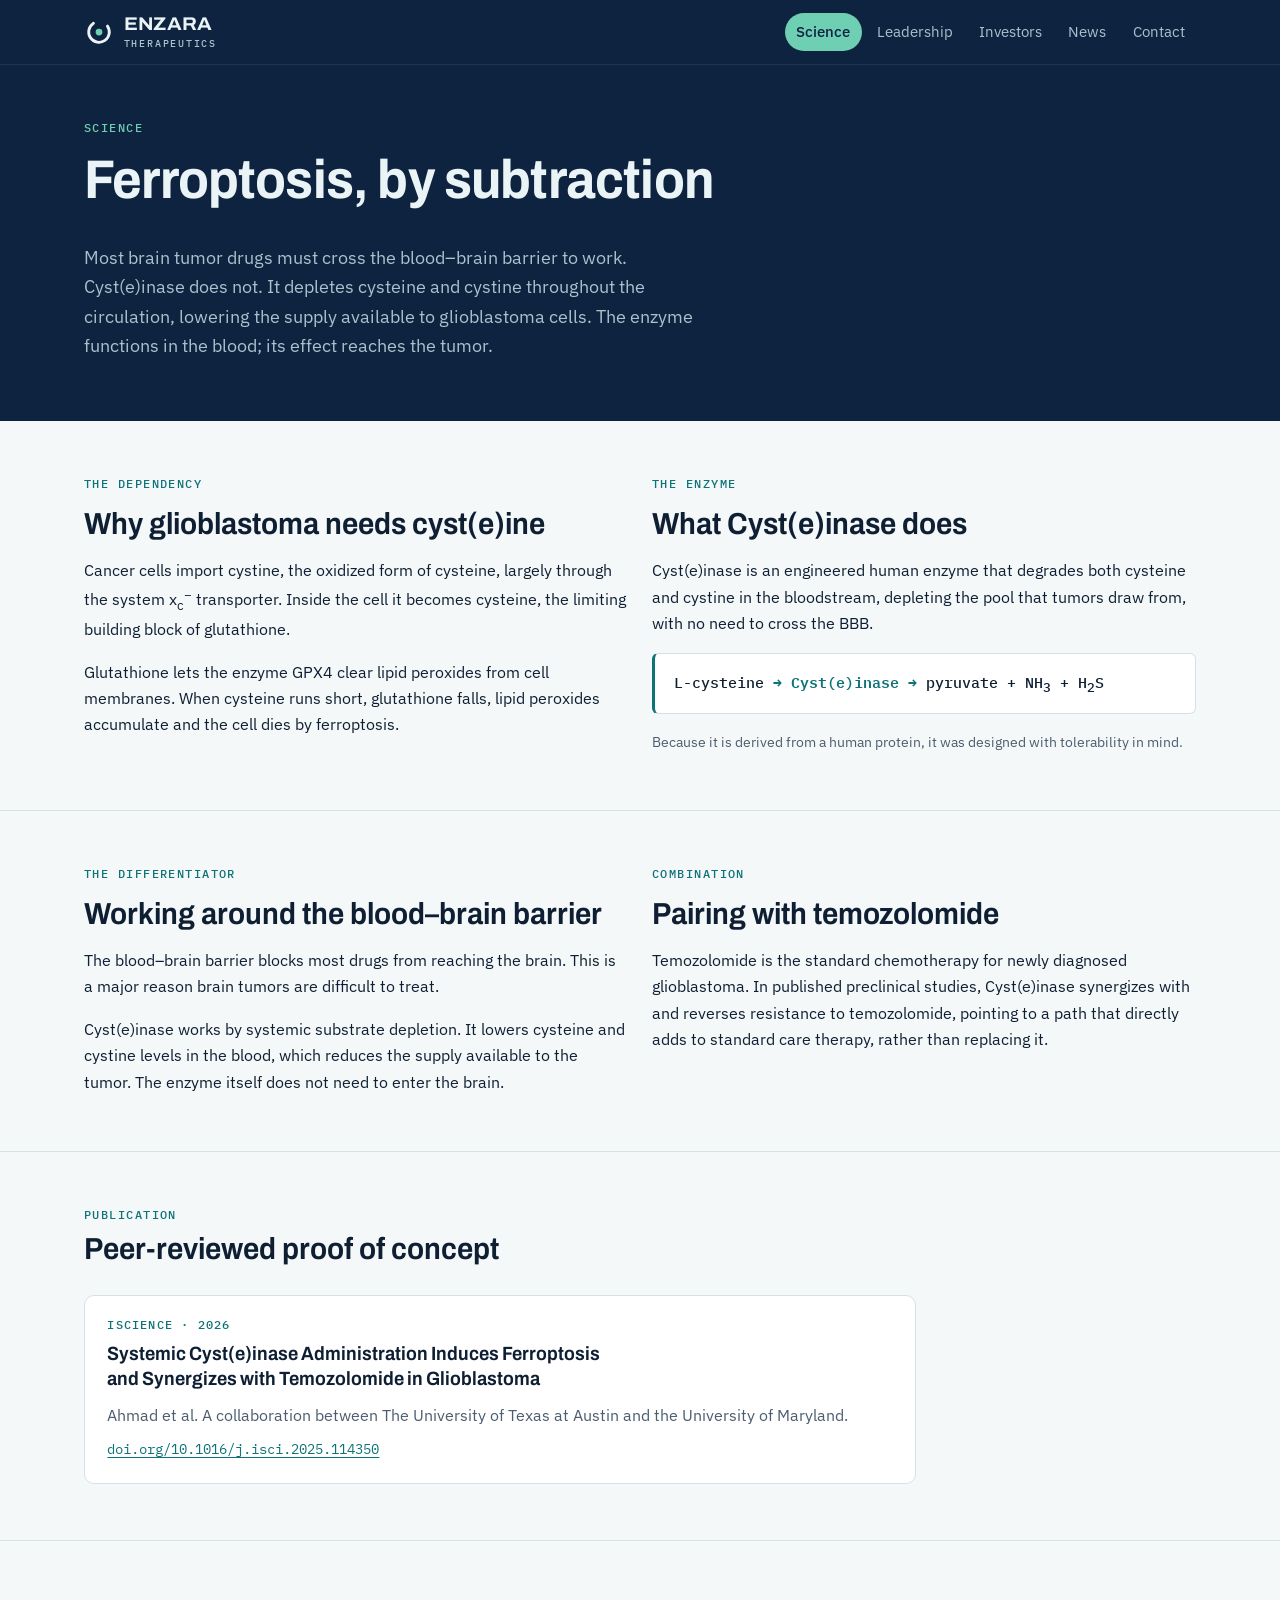
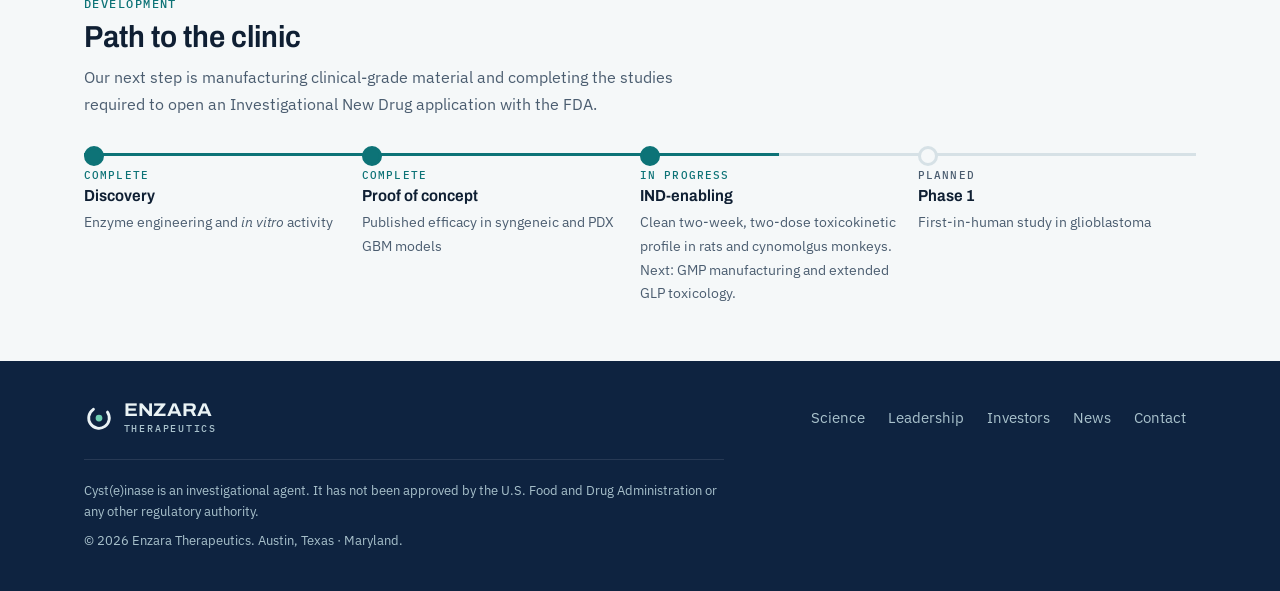
<file: science.html>
<!doctype html>
<html lang="en"><head><meta charset="utf-8"><meta name="viewport" content="width=device-width,initial-scale=1,viewport-fit=cover">
<title>Science · Enzara Therapeutics</title><meta name="description" content="Enzara Therapeutics is developing Cyst(e)inase, an engineered human enzyme therapy for glioblastoma.">
<meta property="og:title" content="Science · Enzara Therapeutics"><meta property="og:description" content="Enzara Therapeutics is developing Cyst(e)inase, an engineered human enzyme therapy for glioblastoma."><meta property="og:type" content="website">
<link rel="icon" href="assets/favicon.svg" type="image/svg+xml"><link rel="preconnect" href="https://fonts.googleapis.com"><link rel="preconnect" href="https://fonts.gstatic.com" crossorigin><link rel="stylesheet" href="https://fonts.googleapis.com/css2?family=Archivo:wdth,wght@62..125,500..800&family=IBM+Plex+Mono:wght@400;500;600&family=IBM+Plex+Sans:ital,wght@0,400;0,500;1,400&display=swap"><link rel="stylesheet" href="assets/styles.css">
</head><body><header class="site-head"><div class="wrap"><a class="brand" href="index.html"><svg class="mark" viewBox="0 0 32 32" aria-hidden="true"><circle cx="16" cy="16" r="11" fill="none" stroke="currentColor" stroke-width="3" stroke-dasharray="52 17" stroke-linecap="round" transform="rotate(-35 16 16)"/><circle cx="16" cy="16" r="3.6" fill="var(--mint)"/></svg><span>ENZARA<small>Therapeutics</small></span></a><nav class="nav" aria-label="Main"><a href="science.html" aria-current="page">Science</a><a href="leadership.html">Leadership</a><a href="investors.html">Investors</a><a href="news.html">News</a><a href="contact.html">Contact</a></nav></div></header><div class="band"><div class="wrap page-head"><p class="eyebrow">Science</p><h1>Ferroptosis, by subtraction</h1><p class="lede">Most brain tumor drugs must cross the blood–brain barrier to work. Cyst(e)inase does not. It depletes cysteine and cystine throughout the circulation, lowering the supply available to glioblastoma cells. The enzyme functions in the blood; its effect reaches the tumor.</p></div></div>
<main>
<section><div class="wrap grid2" style="align-items:start">
  <div class="prose">
    <p class="eyebrow">The dependency</p>
    <h2>Why glioblastoma needs cyst(e)ine</h2>
    <p>Cancer cells import cystine, the oxidized form of cysteine, largely through the system x<sub>c</sub><sup>−</sup> transporter. Inside the cell it becomes cysteine, the limiting building block of glutathione.</p>
    <p>Glutathione lets the enzyme GPX4 clear lipid peroxides from cell membranes. When cysteine runs short, glutathione falls, lipid peroxides accumulate and the cell dies by ferroptosis.</p>
  </div>
  <div class="prose">
    <p class="eyebrow">The enzyme</p>
    <h2>What Cyst(e)inase does</h2>
    <p>Cyst(e)inase is an engineered human enzyme that degrades both cysteine and cystine in the bloodstream, depleting the pool that tumors draw from, with no need to cross the BBB.</p>
    <div class="reaction">L-cysteine <b>→ Cyst(e)inase →</b> pyruvate + NH<sub>3</sub> + H<sub>2</sub>S</div>
    <p class="muted" style="font-size:.9rem">Because it is derived from a human protein, it was designed with tolerability in mind.</p>
  </div>
</div></section>
<section><div class="wrap grid2" style="align-items:start">
  <div class="prose">
    <p class="eyebrow">The differentiator</p>
    <h2>Working around the blood–brain barrier</h2>
    <p>The blood–brain barrier blocks most drugs from reaching the brain. This is a major reason brain tumors are difficult to treat.</p>
    <p>Cyst(e)inase works by systemic substrate depletion. It lowers cysteine and cystine levels in the blood, which reduces the supply available to the tumor. The enzyme itself does not need to enter the brain.</p>
  </div>
  <div class="prose">
    <p class="eyebrow">Combination</p>
    <h2>Pairing with temozolomide</h2>
    <p>Temozolomide is the standard chemotherapy for newly diagnosed glioblastoma. In published preclinical studies, Cyst(e)inase synergizes with and reverses resistance to temozolomide, pointing to a path that directly adds to standard care therapy, rather than replacing it.</p>
  </div>
</div></section>
<section><div class="wrap">
  <div class="sec-head"><p class="eyebrow">Publication</p><h2>Peer-reviewed proof of concept</h2></div>
  <article class="card pub" style="max-width:52rem">
    <span class="journal">iScience · 2026</span>
    <h3>Systemic Cyst(e)inase Administration Induces Ferroptosis and Synergizes with Temozolomide in Glioblastoma</h3>
    <p class="muted">Ahmad et al. A collaboration between The University of Texas at Austin and the University of Maryland.</p>
    <a class="doi" href="https://doi.org/10.1016/j.isci.2025.114350" target="_blank" rel="noopener">doi.org/10.1016/j.isci.2025.114350</a>
  </article>
</div></section>
<section><div class="wrap">
  <div class="sec-head"><p class="eyebrow">Development</p><h2>Path to the clinic</h2><p class="muted">Our next step is manufacturing clinical-grade material and completing the studies required to open an Investigational New Drug application with the FDA.</p></div>
  <ol class="track">
    <li class="done"><span class="st">Complete</span><h3>Discovery</h3><p>Enzyme engineering and <i>in vitro</i> activity</p></li>
    <li class="done"><span class="st">Complete</span><h3>Proof of concept</h3><p>Published efficacy in syngeneic and PDX GBM models</p></li>
    <li class="half"><span class="st">In progress</span><h3>IND-enabling</h3><p>Clean two-week, two-dose toxicokinetic profile in rats and cynomolgus monkeys. Next: GMP manufacturing and extended GLP toxicology.</p></li>
    <li><span class="st">Planned</span><h3>Phase 1</h3><p>First-in-human study in glioblastoma</p></li>
  </ol>
</div></section>
</main><footer class="site-foot"><div class="wrap"><div class="foot-top"><a class="brand" href="index.html" style="color:var(--band-ink)"><svg class="mark" viewBox="0 0 32 32" aria-hidden="true"><circle cx="16" cy="16" r="11" fill="none" stroke="currentColor" stroke-width="3" stroke-dasharray="52 17" stroke-linecap="round" transform="rotate(-35 16 16)"/><circle cx="16" cy="16" r="3.6" fill="var(--mint)"/></svg><span>ENZARA<small>Therapeutics</small></span></a><nav class="nav" aria-label="Footer"><a href="science.html">Science</a><a href="leadership.html">Leadership</a><a href="investors.html">Investors</a><a href="news.html">News</a><a href="contact.html">Contact</a></nav></div>
<div class="legal"><p>Cyst(e)inase is an investigational agent. It has not been approved by the U.S. Food and Drug Administration or any other regulatory authority.</p><p>© 2026 Enzara Therapeutics. Austin, Texas · Maryland.</p></div></div></footer></body></html>
</file>
<file: assets/styles.css>
/* Layout: sticky slim header; a navy hero band per page; content in a 72rem column with prose held near 65ch. */
:root{
  --bg:#F5F8F9; --surface:#FFFFFF; --ink:#0F1F33; --muted:#4B5D70; --line:#D6E1E6;
  --teal:#0D7377; --mint:#6FCFB2; --navy:#0E2340; --band:#0E2340; --band-ink:#EAF3F5; --band-muted:#A9C2CC;
  --todo-bg:#FFF6DA; --todo-ink:#6B4E00;
  --f-display:"Archivo","Helvetica Neue",Arial,sans-serif;
  --f-body:"IBM Plex Sans","Segoe UI",Roboto,Arial,sans-serif;
  --f-mono:"IBM Plex Mono",ui-monospace,Menlo,Consolas,monospace;
}
@media (prefers-color-scheme:dark){:root:not([data-theme="light"]){
  --bg:#0A1525; --surface:#0F1F35; --ink:#E4EDF1; --muted:#9DB2C0; --line:#1F3652;
  --teal:#47BDB7; --mint:#86E0C6; --navy:#0E2340; --band:#071122; --band-ink:#E4EDF1; --band-muted:#93AEBC;
  --todo-bg:#3A2F0E; --todo-ink:#F3D98A; color-scheme:dark}}
:root[data-theme="dark"]{
  --bg:#0A1525; --surface:#0F1F35; --ink:#E4EDF1; --muted:#9DB2C0; --line:#1F3652;
  --teal:#47BDB7; --mint:#86E0C6; --navy:#0E2340; --band:#071122; --band-ink:#E4EDF1; --band-muted:#93AEBC;
  --todo-bg:#3A2F0E; --todo-ink:#F3D98A; color-scheme:dark}
*{box-sizing:border-box}
html{scroll-behavior:smooth}
@media (prefers-reduced-motion:reduce){html{scroll-behavior:auto}*{transition:none!important;animation:none!important}}
body{margin:0;background:var(--bg);color:var(--ink);font:400 1rem/1.65 var(--f-body);-webkit-font-smoothing:antialiased}
a{color:var(--teal);text-underline-offset:3px}
a:focus-visible,button:focus-visible{outline:2px solid var(--mint);outline-offset:3px;border-radius:4px}
.wrap{max-width:72rem;margin:0 auto;padding-left:max(20px,env(safe-area-inset-left,0px));padding-right:max(20px,env(safe-area-inset-right,0px))}
h1,h2,h3{font-family:var(--f-display);font-stretch:92%;line-height:1.12;text-wrap:balance;margin:0}
h1{font-size:clamp(2rem,4.6vw,3.4rem);font-weight:700;letter-spacing:-.015em}
h2{font-size:clamp(1.45rem,2.6vw,1.9rem);font-weight:650}
h3{font-size:1.12rem;font-weight:650}
p{margin:0}
.eyebrow{font:500 .75rem/1.2 var(--f-mono);letter-spacing:.12em;text-transform:uppercase;color:var(--teal)}
.band .eyebrow{color:var(--mint)}
.prose{max-width:65ch;display:grid;gap:1rem}
.muted{color:var(--muted)}

/* header */
body::before{content:"";position:fixed;inset:0 0 auto;height:env(safe-area-inset-top,0px);z-index:30;background:var(--band)}
.site-head{position:sticky;top:env(safe-area-inset-top,0px);z-index:20;background:var(--band);color:var(--band-ink);border-bottom:1px solid rgba(255,255,255,.08)}
.site-head .wrap{display:flex;align-items:center;justify-content:space-between;gap:1rem;min-height:64px;flex-wrap:wrap;padding-block:.5rem}
.brand{display:flex;align-items:center;gap:.6rem;color:inherit;text-decoration:none;font:700 1.15rem/1 var(--f-display);font-stretch:110%;letter-spacing:.02em}
.brand small{display:block;font:500 .62rem/1 var(--f-mono);letter-spacing:.18em;color:var(--band-muted);margin-top:.3rem;text-transform:uppercase;font-stretch:100%}
.mark{width:30px;height:30px;color:var(--band-ink);flex:none}
.nav{display:flex;flex-wrap:wrap;gap:.15rem .25rem}
.nav a{color:var(--band-muted);text-decoration:none;font-size:.92rem;padding:.4rem .7rem;border-radius:999px}
.nav a:hover{color:var(--band-ink);background:rgba(255,255,255,.07)}
.nav a[aria-current="page"]{color:var(--navy);background:var(--mint);font-weight:500}

/* hero band */
.band{background:var(--band);color:var(--band-ink)}
.band .wrap{padding-block:3.5rem 3.75rem}
.band p.lede{color:var(--band-muted);font-size:1.12rem;max-width:58ch;margin-top:1.1rem}
.hero{display:grid;grid-template-columns:minmax(0,1.15fr) minmax(0,1fr);gap:2.5rem;align-items:center}
.hero > *{min-width:0}
.page-head{display:grid;gap:.9rem}
.cta{display:flex;flex-wrap:wrap;gap:.75rem;margin-top:1.8rem}
.btn{display:inline-flex;align-items:center;gap:.5rem;padding:.7rem 1.15rem;border-radius:8px;font-weight:500;text-decoration:none;font-size:.95rem;border:1px solid transparent;cursor:pointer;font-family:inherit}
.btn-mint{background:var(--mint);color:#0B1D33}
.btn-mint:hover{filter:brightness(1.06)}
.btn-ghost{border-color:rgba(255,255,255,.28);color:var(--band-ink)}
.btn-ghost:hover{background:rgba(255,255,255,.06)}
.btn-line{border-color:var(--line);color:var(--ink);background:var(--surface)}
.btn-line:hover{border-color:var(--teal)}

/* diagram */
.diagram{width:100%;max-width:100%;height:auto;display:block}
.diagram text{font-family:var(--f-mono);font-size:11px;letter-spacing:.06em;fill:var(--band-muted)}
.diagram .t-strong{fill:var(--band-ink)}
.figcap{font:400 .78rem/1.5 var(--f-mono);color:var(--band-muted);margin-top:.6rem}

.fig2{margin:0;background:#F4F7F9;border-radius:12px;padding:14px 12px 12px}
.diagram2{width:100%;height:auto;display:block}
.fig2 .figcap{color:#4A5B6C;margin-top:.5rem}
/* sections */
main section{padding-block:3.5rem}
main section + section{border-top:1px solid var(--line)}
.sec-head{display:grid;gap:.6rem;margin-bottom:1.8rem;max-width:65ch}
.grid3{display:grid;grid-template-columns:repeat(3,minmax(0,1fr));gap:1.5rem}
.grid2{display:grid;grid-template-columns:repeat(2,minmax(0,1fr));gap:1.5rem}
.grid3 > *,.grid2 > *{min-width:0}
.point{display:grid;gap:.55rem;align-content:start;padding-top:1rem;border-top:2px solid var(--teal)}
.point p{color:var(--muted)}
.card{background:var(--surface);border:1px solid var(--line);border-radius:10px;padding:1.4rem;display:grid;gap:.7rem;align-content:start}

/* stage track */
.track{list-style:none;margin:0;padding:0;display:grid;grid-template-columns:repeat(4,minmax(0,1fr));gap:0}
.track li{position:relative;padding:1.4rem 1rem 0 0;display:grid;gap:.3rem;align-content:start;min-width:0}
.track li::before{content:"";position:absolute;top:.45rem;left:0;right:0;height:3px;background:var(--line)}
.track li::after{content:"";position:absolute;top:0;left:0;width:14px;height:14px;border-radius:50%;background:var(--bg);border:3px solid var(--line)}
.track li.done::before{background:var(--teal)}
.track li.done::after{background:var(--teal);border-color:var(--teal)}
.track li.next::after{border-color:var(--teal)}
.track li.half::before{background:linear-gradient(to right,var(--teal) 50%,var(--line) 50%)}
.track li.half::after{background:var(--teal);border-color:var(--teal)}
.track li.half .st{color:var(--teal)}
.track .st{font:500 .7rem/1.3 var(--f-mono);letter-spacing:.1em;text-transform:uppercase;color:var(--muted)}
.track li.done .st,.track li.next .st{color:var(--teal)}
.track h3{font-size:1rem}
.track p{font-size:.9rem;color:var(--muted)}

/* reaction */
.reaction{font:500 .95rem/1.6 var(--f-mono);background:var(--surface);border:1px solid var(--line);border-left:3px solid var(--teal);border-radius:6px;padding:1rem 1.2rem;overflow-x:auto;white-space:nowrap}
.reaction b{color:var(--teal);font-weight:600}

/* publication */
.pub{display:grid;gap:.6rem}
.pub .journal{font:500 .75rem/1.2 var(--f-mono);letter-spacing:.1em;text-transform:uppercase;color:var(--teal)}
.pub h3{font-size:1.2rem;line-height:1.3}
.doi{font-family:var(--f-mono);font-size:.85rem;word-break:break-all}

/* people */
.person{display:grid;grid-template-columns:auto minmax(0,1fr);gap:1.2rem;align-items:start}
.avatar{width:72px;height:72px;border-radius:50%;background:var(--navy);color:var(--mint);display:grid;place-items:center;font:700 1.3rem/1 var(--f-display);letter-spacing:.04em}
.avatar.empty{background:transparent;border:2px dashed var(--line);color:var(--muted)}
.role{font:500 .78rem/1.4 var(--f-mono);letter-spacing:.06em;color:var(--teal);text-transform:uppercase}
.todo{display:inline-block;font:600 .68rem/1 var(--f-mono);letter-spacing:.1em;text-transform:uppercase;background:var(--todo-bg);color:var(--todo-ink);padding:.3rem .5rem;border-radius:4px;justify-self:start}

/* facts */
.facts{display:grid;grid-template-columns:minmax(9rem,14rem) minmax(0,1fr);margin:0;border-top:1px solid var(--line)}
.facts dt,.facts dd{padding:.85rem 0;border-bottom:1px solid var(--line);margin:0}
.facts dt{font:500 .75rem/1.6 var(--f-mono);letter-spacing:.08em;text-transform:uppercase;color:var(--muted);padding-right:1rem}

/* news */
.feed{list-style:none;margin:0;padding:0;display:grid}
.feed li{display:grid;grid-template-columns:8.5rem minmax(0,1fr);gap:1.5rem;padding:1.5rem 0;border-bottom:1px solid var(--line)}
.feed li:first-child{border-top:1px solid var(--line)}
.feed time{font:500 .8rem/1.6 var(--f-mono);color:var(--muted);font-variant-numeric:tabular-nums;letter-spacing:.04em}
.feed .tag{font:500 .68rem/1 var(--f-mono);letter-spacing:.1em;text-transform:uppercase;color:var(--teal);margin-bottom:.45rem;display:block}
.feed h3{font-size:1.1rem;margin-bottom:.45rem}
.feed p{color:var(--muted);max-width:65ch}

/* contact */
.addr{font-family:var(--f-mono);font-size:1.05rem;color:var(--ink);word-break:break-all;user-select:all}
.copy-row{display:flex;flex-wrap:wrap;align-items:center;gap:.75rem}
.copied{font:500 .78rem/1 var(--f-mono);color:var(--teal)}

/* footer */
.site-foot{background:var(--band);color:var(--band-muted);font-size:.88rem}
.site-foot .wrap{padding-block:2.5rem;display:grid;gap:1.5rem}
.foot-top{display:flex;flex-wrap:wrap;justify-content:space-between;gap:1.5rem;align-items:flex-start}
.site-foot .nav a{padding:.3rem .6rem}
.site-foot .legal{border-top:1px solid rgba(255,255,255,.1);padding-top:1.25rem;display:grid;gap:.5rem;max-width:80ch;font-size:.8rem}

@media (max-width:860px){
  .hero,.grid3,.grid2{grid-template-columns:1fr}
  .track{grid-template-columns:1fr 1fr;row-gap:1.5rem}
  .band .wrap{padding-block:2.5rem 2.75rem}
}
@media (max-width:520px){
  .track{grid-template-columns:1fr}
  .facts{grid-template-columns:1fr}
  .facts dt{border-bottom:0;padding-bottom:0}
  .feed li{grid-template-columns:1fr;gap:.4rem}
  .person{grid-template-columns:1fr}
  .nav a{padding:.35rem .55rem;font-size:.86rem}
}
</file>
